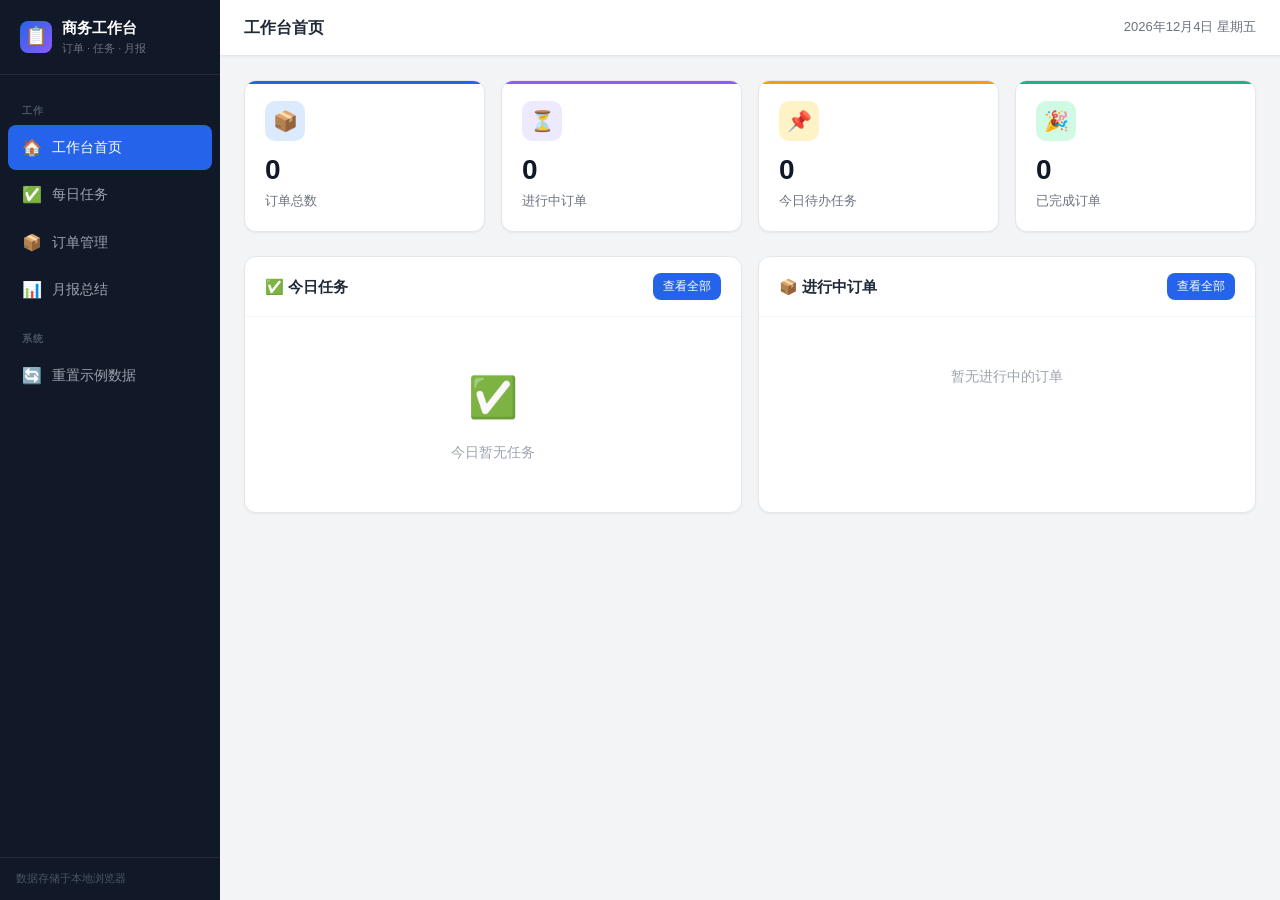
<file: workbench-single.html>
<!DOCTYPE html>
<html lang="zh-CN">
<head>
  <meta charset="UTF-8">
  <meta name="viewport" content="width=device-width, initial-scale=1.0, maximum-scale=1.0, user-scalable=no">
  <title>商务专员工作台</title>
  <meta name="apple-mobile-web-app-capable" content="yes">
  <meta name="apple-mobile-web-app-status-bar-style" content="default">
  <meta name="apple-mobile-web-app-title" content="商务工作台">
  <meta name="mobile-web-app-capable" content="yes">
  <link rel="manifest" href="manifest.json">
  <style>
/* ========== 全局变量 ========== */
:root {
  --sidebar-width: 220px;
  --header-height: 56px;
  --primary: #2563eb;
  --primary-light: #dbeafe;
  --primary-dark: #1d4ed8;
  --success: #10b981;
  --success-light: #d1fae5;
  --warning: #f59e0b;
  --warning-light: #fef3c7;
  --danger: #ef4444;
  --danger-light: #fee2e2;
  --purple: #8b5cf6;
  --purple-light: #ede9fe;
  --gray-50: #f9fafb;
  --gray-100: #f3f4f6;
  --gray-200: #e5e7eb;
  --gray-300: #d1d5db;
  --gray-400: #9ca3af;
  --gray-500: #6b7280;
  --gray-600: #4b5563;
  --gray-700: #374151;
  --gray-800: #1f2937;
  --gray-900: #111827;
  --radius: 8px;
  --radius-lg: 12px;
  --shadow-sm: 0 1px 2px rgba(0,0,0,0.05);
  --shadow: 0 1px 3px rgba(0,0,0,0.1), 0 1px 2px rgba(0,0,0,0.06);
  --shadow-md: 0 4px 6px rgba(0,0,0,0.07), 0 2px 4px rgba(0,0,0,0.06);
  --shadow-lg: 0 10px 15px rgba(0,0,0,0.1), 0 4px 6px rgba(0,0,0,0.05);
  --transition: all 0.2s ease;
}

/* ========== Reset ========== */
* { margin: 0; padding: 0; box-sizing: border-box; }
*::-webkit-scrollbar { width: 6px; height: 6px; }
*::-webkit-scrollbar-thumb { background: var(--gray-300); border-radius: 3px; }
*::-webkit-scrollbar-track { background: transparent; }

body {
  font-family: -apple-system, BlinkMacSystemFont, "Segoe UI", "PingFang SC", "Hiragino Sans GB", "Microsoft YaHei", sans-serif;
  background: var(--gray-100);
  color: var(--gray-800);
  font-size: 14px;
  line-height: 1.6;
  overflow: hidden;
  height: 100vh;
}

/* ========== 布局 ========== */
.app-layout {
  display: flex;
  height: 100vh;
}

/* ========== 侧边栏 ========== */
.sidebar {
  width: var(--sidebar-width);
  background: var(--gray-900);
  color: var(--gray-300);
  display: flex;
  flex-direction: column;
  flex-shrink: 0;
  transition: var(--transition);
}

.sidebar-header {
  padding: 16px 20px;
  border-bottom: 1px solid rgba(255,255,255,0.08);
  display: flex;
  align-items: center;
  gap: 10px;
}

.sidebar-header .logo {
  width: 32px;
  height: 32px;
  background: linear-gradient(135deg, var(--primary), var(--purple));
  border-radius: 8px;
  display: flex;
  align-items: center;
  justify-content: center;
  font-size: 18px;
  flex-shrink: 0;
}

.sidebar-header .title {
  font-size: 15px;
  font-weight: 600;
  color: #fff;
  white-space: nowrap;
}

.sidebar-header .subtitle {
  font-size: 11px;
  color: var(--gray-500);
}

.sidebar-nav {
  flex: 1;
  padding: 12px 8px;
  overflow-y: auto;
}

.nav-item {
  display: flex;
  align-items: center;
  gap: 10px;
  padding: 10px 14px;
  border-radius: var(--radius);
  cursor: pointer;
  color: var(--gray-400);
  font-size: 13.5px;
  font-weight: 500;
  transition: var(--transition);
  margin-bottom: 2px;
  user-select: none;
}

.nav-item:hover {
  background: rgba(255,255,255,0.06);
  color: #fff;
}

.nav-item.active {
  background: var(--primary);
  color: #fff;
}

.nav-item .icon {
  font-size: 16px;
  width: 20px;
  text-align: center;
  flex-shrink: 0;
}

.nav-item .badge {
  margin-left: auto;
  background: var(--danger);
  color: #fff;
  font-size: 10px;
  padding: 2px 6px;
  border-radius: 10px;
  min-width: 18px;
  text-align: center;
}

.nav-section-label {
  font-size: 10px;
  text-transform: uppercase;
  letter-spacing: 0.5px;
  color: var(--gray-600);
  padding: 16px 14px 6px;
  font-weight: 600;
}

.sidebar-footer {
  padding: 12px 16px;
  border-top: 1px solid rgba(255,255,255,0.08);
  font-size: 11px;
  color: var(--gray-600);
}

/* ========== 主内容区 ========== */
.main-content {
  flex: 1;
  display: flex;
  flex-direction: column;
  overflow: hidden;
}

.topbar {
  height: var(--header-height);
  background: #fff;
  border-bottom: 1px solid var(--gray-200);
  display: flex;
  align-items: center;
  justify-content: space-between;
  padding: 0 24px;
  flex-shrink: 0;
  box-shadow: var(--shadow-sm);
}

.topbar-title {
  font-size: 16px;
  font-weight: 600;
  color: var(--gray-800);
}

.topbar-right {
  display: flex;
  align-items: center;
  gap: 16px;
}

.topbar-date {
  font-size: 13px;
  color: var(--gray-500);
  display: flex;
  align-items: center;
  gap: 6px;
}

.btn-icon {
  width: 34px;
  height: 34px;
  border: none;
  background: var(--gray-100);
  border-radius: var(--radius);
  cursor: pointer;
  font-size: 15px;
  display: flex;
  align-items: center;
  justify-content: center;
  transition: var(--transition);
}

.btn-icon:hover {
  background: var(--gray-200);
}

.content-area {
  flex: 1;
  overflow-y: auto;
  padding: 24px;
}

/* ========== 页面通用 ========== */
.page { display: none; }
.page.active { display: block; animation: fadeIn 0.2s ease; }

@keyframes fadeIn {
  from { opacity: 0; transform: translateY(4px); }
  to { opacity: 1; transform: translateY(0); }
}

/* ========== 卡片 ========== */
.card {
  background: #fff;
  border-radius: var(--radius-lg);
  box-shadow: var(--shadow-sm);
  border: 1px solid var(--gray-200);
  overflow: hidden;
}

.card-header {
  padding: 16px 20px;
  border-bottom: 1px solid var(--gray-100);
  display: flex;
  align-items: center;
  justify-content: space-between;
}

.card-title {
  font-size: 15px;
  font-weight: 600;
  color: var(--gray-800);
  display: flex;
  align-items: center;
  gap: 8px;
}

.card-body { padding: 20px; }

/* ========== 统计卡片 ========== */
.stats-grid {
  display: grid;
  grid-template-columns: repeat(4, 1fr);
  gap: 16px;
  margin-bottom: 24px;
}

.stat-card {
  background: #fff;
  border-radius: var(--radius-lg);
  padding: 20px;
  box-shadow: var(--shadow-sm);
  border: 1px solid var(--gray-200);
  position: relative;
  overflow: hidden;
}

.stat-card::before {
  content: '';
  position: absolute;
  top: 0;
  left: 0;
  right: 0;
  height: 3px;
  background: var(--primary);
}

.stat-card.green::before { background: var(--success); }
.stat-card.purple::before { background: var(--purple); }
.stat-card.orange::before { background: var(--warning); }

.stat-icon {
  width: 40px;
  height: 40px;
  border-radius: 10px;
  display: flex;
  align-items: center;
  justify-content: center;
  font-size: 20px;
  margin-bottom: 12px;
}

.stat-icon.blue { background: var(--primary-light); color: var(--primary); }
.stat-icon.green { background: var(--success-light); color: var(--success); }
.stat-icon.purple { background: var(--purple-light); color: var(--purple); }
.stat-icon.orange { background: var(--warning-light); color: var(--warning); }

.stat-value {
  font-size: 28px;
  font-weight: 700;
  color: var(--gray-900);
  line-height: 1.2;
}

.stat-label {
  font-size: 13px;
  color: var(--gray-500);
  margin-top: 4px;
}

/* ========== 按钮 ========== */
.btn {
  display: inline-flex;
  align-items: center;
  gap: 6px;
  padding: 8px 16px;
  border-radius: var(--radius);
  border: none;
  font-size: 13px;
  font-weight: 500;
  cursor: pointer;
  transition: var(--transition);
  white-space: nowrap;
}

.btn-primary {
  background: var(--primary);
  color: #fff;
}
.btn-primary:hover { background: var(--primary-dark); }

.btn-secondary {
  background: var(--gray-100);
  color: var(--gray-700);
}
.btn-secondary:hover { background: var(--gray-200); }

.btn-danger {
  background: var(--danger);
  color: #fff;
}
.btn-danger:hover { opacity: 0.9; }

.btn-sm {
  padding: 5px 10px;
  font-size: 12px;
}

.btn-ghost {
  background: transparent;
  color: var(--gray-600);
  padding: 6px 10px;
}
.btn-ghost:hover { background: var(--gray-100); }

/* ========== 表单 ========== */
.form-group {
  margin-bottom: 16px;
}

.form-label {
  display: block;
  font-size: 13px;
  font-weight: 500;
  color: var(--gray-700);
  margin-bottom: 6px;
}

.form-input,
.form-select,
.form-textarea {
  width: 100%;
  padding: 9px 12px;
  border: 1px solid var(--gray-300);
  border-radius: var(--radius);
  font-size: 13.5px;
  color: var(--gray-800);
  background: #fff;
  transition: var(--transition);
  font-family: inherit;
}

.form-input:focus,
.form-select:focus,
.form-textarea:focus {
  outline: none;
  border-color: var(--primary);
  box-shadow: 0 0 0 3px rgba(37,99,235,0.1);
}

.form-textarea {
  resize: vertical;
  min-height: 70px;
}

.form-row {
  display: grid;
  grid-template-columns: 1fr 1fr;
  gap: 14px;
}

/* ========== 表格 ========== */
.table-wrap {
  overflow-x: auto;
}

table.data-table {
  width: 100%;
  border-collapse: collapse;
  font-size: 13px;
}

table.data-table th {
  text-align: left;
  padding: 10px 14px;
  background: var(--gray-50);
  color: var(--gray-600);
  font-weight: 600;
  font-size: 12px;
  text-transform: uppercase;
  letter-spacing: 0.3px;
  border-bottom: 1px solid var(--gray-200);
  white-space: nowrap;
}

table.data-table td {
  padding: 12px 14px;
  border-bottom: 1px solid var(--gray-100);
  color: var(--gray-700);
}

table.data-table tbody tr {
  transition: var(--transition);
  cursor: pointer;
}

table.data-table tbody tr:hover {
  background: var(--gray-50);
}

table.data-table tbody tr:last-child td {
  border-bottom: none;
}

/* ========== 标签 ========== */
.tag {
  display: inline-flex;
  align-items: center;
  gap: 4px;
  padding: 3px 10px;
  border-radius: 20px;
  font-size: 11.5px;
  font-weight: 600;
  white-space: nowrap;
}

.tag-blue { background: var(--primary-light); color: var(--primary-dark); }
.tag-green { background: var(--success-light); color: #065f46; }
.tag-purple { background: var(--purple-light); color: #5b21b6; }
.tag-orange { background: var(--warning-light); color: #92400e; }
.tag-gray { background: var(--gray-100); color: var(--gray-600); }
.tag-red { background: var(--danger-light); color: #991b1b; }

/* ========== 进度条 ========== */
.progress-bar {
  width: 100%;
  height: 6px;
  background: var(--gray-200);
  border-radius: 3px;
  overflow: hidden;
}

.progress-fill {
  height: 100%;
  background: linear-gradient(90deg, var(--primary), var(--purple));
  border-radius: 3px;
  transition: width 0.3s ease;
}

/* ========== 模态框 ========== */
.modal-overlay {
  position: fixed;
  top: 0; left: 0; right: 0; bottom: 0;
  background: rgba(0,0,0,0.4);
  display: none;
  align-items: center;
  justify-content: center;
  z-index: 1000;
  animation: fadeIn 0.15s ease;
}

.modal-overlay.show { display: flex; }

.modal {
  background: #fff;
  border-radius: var(--radius-lg);
  width: 520px;
  max-width: 90vw;
  max-height: 85vh;
  overflow-y: auto;
  box-shadow: var(--shadow-lg);
  animation: slideUp 0.2s ease;
}

@keyframes slideUp {
  from { transform: translateY(20px); opacity: 0; }
  to { transform: translateY(0); opacity: 1; }
}

.modal-header {
  padding: 18px 24px;
  border-bottom: 1px solid var(--gray-200);
  display: flex;
  align-items: center;
  justify-content: space-between;
}

.modal-title {
  font-size: 16px;
  font-weight: 600;
  color: var(--gray-800);
}

.modal-close {
  background: none;
  border: none;
  font-size: 20px;
  cursor: pointer;
  color: var(--gray-400);
  padding: 4px;
  line-height: 1;
}

.modal-close:hover { color: var(--gray-700); }

.modal-body { padding: 24px; }

.modal-footer {
  padding: 16px 24px;
  border-top: 1px solid var(--gray-200);
  display: flex;
  justify-content: flex-end;
  gap: 10px;
}

/* ========== 任务列表 ========== */
.task-item {
  display: flex;
  align-items: flex-start;
  gap: 12px;
  padding: 14px 16px;
  border-bottom: 1px solid var(--gray-100);
  transition: var(--transition);
}

.task-item:hover { background: var(--gray-50); }

.task-item:last-child { border-bottom: none; }

.task-checkbox {
  width: 20px;
  height: 20px;
  border: 2px solid var(--gray-300);
  border-radius: 6px;
  cursor: pointer;
  flex-shrink: 0;
  margin-top: 1px;
  display: flex;
  align-items: center;
  justify-content: center;
  transition: var(--transition);
}

.task-checkbox.checked {
  background: var(--success);
  border-color: var(--success);
  color: #fff;
  font-size: 12px;
}

.task-content { flex: 1; min-width: 0; }

.task-title {
  font-size: 13.5px;
  font-weight: 500;
  color: var(--gray-800);
}

.task-item.completed .task-title {
  text-decoration: line-through;
  color: var(--gray-400);
}

.task-desc {
  font-size: 12px;
  color: var(--gray-500);
  margin-top: 2px;
}

.task-meta {
  display: flex;
  align-items: center;
  gap: 8px;
  margin-top: 6px;
}

.task-actions {
  display: flex;
  gap: 4px;
  opacity: 0;
  transition: var(--transition);
}

.task-item:hover .task-actions { opacity: 1; }

/* ========== 进度流程 ========== */
.workflow-phase {
  margin-bottom: 24px;
}

.phase-header {
  display: flex;
  align-items: center;
  gap: 10px;
  margin-bottom: 12px;
}

.phase-badge {
  width: 28px;
  height: 28px;
  border-radius: 8px;
  display: flex;
  align-items: center;
  justify-content: center;
  font-size: 13px;
  font-weight: 700;
  color: #fff;
}

.phase-name {
  font-size: 15px;
  font-weight: 600;
  color: var(--gray-800);
}

.phase-line {
  flex: 1;
  height: 2px;
  background: var(--gray-200);
  margin-left: 8px;
}

.step-list {
  display: flex;
  flex-direction: column;
  gap: 2px;
  padding-left: 14px;
  border-left: 2px solid var(--gray-200);
  margin-left: 13px;
  padding-bottom: 8px;
}

.step-item {
  display: flex;
  align-items: flex-start;
  gap: 12px;
  padding: 8px 0 8px 16px;
  position: relative;
  cursor: pointer;
  border-radius: var(--radius);
  transition: var(--transition);
}

.step-item:hover { background: var(--gray-50); }

.step-item::before {
  content: '';
  position: absolute;
  left: -7px;
  top: 14px;
  width: 12px;
  height: 12px;
  border-radius: 50%;
  border: 2px solid var(--gray-300);
  background: #fff;
}

.step-item.completed::before {
  background: var(--success);
  border-color: var(--success);
}

.step-item.current::before {
  background: var(--primary);
  border-color: var(--primary);
  box-shadow: 0 0 0 4px rgba(37,99,235,0.15);
}

.step-item.skipped::before {
  background: var(--gray-300);
  border-color: var(--gray-400);
}

.step-info { flex: 1; }

.step-name {
  font-size: 13.5px;
  font-weight: 500;
  color: var(--gray-700);
}

.step-item.completed .step-name { color: var(--success); }
.step-item.current .step-name { color: var(--primary); font-weight: 600; }
.step-item.skipped .step-name { color: var(--gray-400); text-decoration: line-through; }
.step-item.skipped.optional .step-name { text-decoration: none; color: var(--gray-400); }

.step-meta {
  font-size: 11.5px;
  color: var(--gray-400);
  margin-top: 2px;
}

.step-note {
  font-size: 12px;
  color: var(--gray-500);
  margin-top: 2px;
  font-style: italic;
}

.step-optional-tag {
  font-size: 10px;
  padding: 1px 6px;
  border-radius: 4px;
  background: var(--gray-100);
  color: var(--gray-500);
  margin-left: 6px;
}

/* ========== 筛选栏 ========== */
.filter-bar {
  display: flex;
  align-items: center;
  gap: 12px;
  margin-bottom: 16px;
  flex-wrap: wrap;
}

.filter-bar .form-input,
.filter-bar .form-select {
  width: auto;
  min-width: 160px;
}

.search-box {
  position: relative;
  flex: 1;
  min-width: 200px;
  max-width: 320px;
}

.search-box input {
  width: 100%;
  padding: 8px 12px 8px 34px;
  border: 1px solid var(--gray-300);
  border-radius: var(--radius);
  font-size: 13px;
}

.search-box input:focus {
  outline: none;
  border-color: var(--primary);
  box-shadow: 0 0 0 3px rgba(37,99,235,0.1);
}

.search-box .search-icon {
  position: absolute;
  left: 10px;
  top: 50%;
  transform: translateY(-50%);
  color: var(--gray-400);
  font-size: 14px;
}

/* ========== 空状态 ========== */
empty-state, .empty-state {
  text-align: center;
  padding: 48px 20px;
  color: var(--gray-400);
}

.empty-state .icon {
  font-size: 40px;
  margin-bottom: 12px;
}

.empty-state .text {
  font-size: 14px;
}

/* ========== 月报 ========== */
.report-section {
  margin-bottom: 28px;
}

.report-section-title {
  font-size: 16px;
  font-weight: 600;
  color: var(--gray-800);
  margin-bottom: 14px;
  padding-bottom: 8px;
  border-bottom: 2px solid var(--gray-200);
  display: flex;
  align-items: center;
  gap: 8px;
}

.report-stat-row {
  display: grid;
  grid-template-columns: repeat(3, 1fr);
  gap: 14px;
  margin-bottom: 16px;
}

.report-stat {
  background: var(--gray-50);
  border-radius: var(--radius);
  padding: 16px;
  text-align: center;
  border: 1px solid var(--gray-200);
}

.report-stat-value {
  font-size: 24px;
  font-weight: 700;
  color: var(--gray-900);
}

.report-stat-label {
  font-size: 12px;
  color: var(--gray-500);
  margin-top: 4px;
}

.report-chart {
  display: flex;
  align-items: flex-end;
  gap: 12px;
  height: 160px;
  padding: 16px 0;
  border-bottom: 1px solid var(--gray-200);
}

.chart-bar-group {
  flex: 1;
  display: flex;
  flex-direction: column;
  align-items: center;
  gap: 6px;
  height: 100%;
  justify-content: flex-end;
}

.chart-bar {
  width: 60%;
  max-width: 48px;
  border-radius: 4px 4px 0 0;
  transition: height 0.4s ease;
  min-height: 2px;
  position: relative;
}

.chart-bar-label {
  font-size: 11px;
  color: var(--gray-500);
}

.chart-bar-value {
  font-size: 11px;
  font-weight: 600;
  color: var(--gray-700);
  position: absolute;
  top: -18px;
  left: 50%;
  transform: translateX(-50%);
}

/* ========== 订单详情 ========== */
.order-detail-header {
  display: flex;
  align-items: flex-start;
  justify-content: space-between;
  margin-bottom: 24px;
}

.order-detail-info {
  display: grid;
  grid-template-columns: repeat(3, 1fr);
  gap: 16px;
  margin-bottom: 24px;
}

.detail-field {
  display: flex;
  flex-direction: column;
}

.detail-label {
  font-size: 12px;
  color: var(--gray-400);
  margin-bottom: 2px;
}

.detail-value {
  font-size: 14px;
  font-weight: 500;
  color: var(--gray-800);
}

/* ========== Toast ========== */
.toast {
  position: fixed;
  bottom: 24px;
  right: 24px;
  background: var(--gray-900);
  color: #fff;
  padding: 12px 20px;
  border-radius: var(--radius);
  font-size: 13px;
  box-shadow: var(--shadow-lg);
  z-index: 2000;
  display: flex;
  align-items: center;
  gap: 8px;
  animation: toastIn 0.2s ease;
}

@keyframes toastIn {
  from { transform: translateY(20px); opacity: 0; }
  to { transform: translateY(0); opacity: 1; }
}

.toast.success { background: var(--success); }
.toast.error { background: var(--danger); }

/* ========== 响应式 ========== */
@media (max-width: 1024px) {
  .stats-grid { grid-template-columns: repeat(2, 1fr); }
  .report-stat-row { grid-template-columns: repeat(3, 1fr); }
  .order-detail-info { grid-template-columns: repeat(2, 1fr); }
}

@media (max-width: 768px) {
  /* 侧边栏折叠 */
  .sidebar {
    width: 52px;
    overflow: hidden;
  }
  .sidebar-header {
    padding: 12px 8px;
    justify-content: center;
  }
  .sidebar-header .title,
  .sidebar-header .subtitle,
  .sidebar-footer { display: none; }
  .nav-item {
    justify-content: center;
    padding: 12px 8px;
    font-size: 12px;
  }
  .nav-item span:not(.icon) { display: none; }
  .nav-item .badge {
    position: absolute;
    top: 4px;
    right: 4px;
    font-size: 9px;
    padding: 1px 4px;
    min-width: 14px;
  }
  .nav-item { position: relative; }
  .nav-section-label { display: none; }

  /* 顶部栏 */
  .topbar {
    padding: 0 12px;
    height: 48px;
  }
  .topbar-title { font-size: 14px; }
  .topbar-right { gap: 8px; }
  .topbar-date { font-size: 11px; }

  /* 内容区 */
  .content-area { padding: 12px; }

  /* 统计卡片 */
  .stats-grid {
    grid-template-columns: repeat(2, 1fr);
    gap: 10px;
  }
  .stat-card { padding: 14px; }
  .stat-value { font-size: 22px; }
  .stat-label { font-size: 11px; }
  .stat-icon { width: 32px; height: 32px; font-size: 16px; margin-bottom: 8px; }

  /* 仪表盘双列 */
  #page-dashboard > div[style*="grid-template-columns:1fr 1fr"] {
    grid-template-columns: 1fr !important;
  }

  /* 表单 */
  .form-row { grid-template-columns: 1fr; gap: 10px; }
  .form-input, .form-select { font-size: 16px; padding: 10px 12px; }
  .form-textarea { font-size: 16px; min-height: 60px; }

  /* 按钮 */
  .btn { padding: 8px 14px; font-size: 13px; }
  .btn-sm { padding: 6px 10px; font-size: 12px; }

  /* 筛选栏 */
  .filter-bar {
    flex-direction: column;
    align-items: stretch;
    gap: 8px;
  }
  .filter-bar .form-input,
  .filter-bar .form-select {
    width: 100%;
    min-width: auto;
  }
  .search-box { max-width: none; }

  /* 表格 - 移动端卡片式 */
  table.data-table thead { display: none; }
  table.data-table tbody tr {
    display: block;
    border-bottom: 1px solid var(--gray-200);
    padding: 12px;
    margin-bottom: 8px;
    background: #fff;
    border-radius: var(--radius);
    box-shadow: var(--shadow-sm);
  }
  table.data-table tbody tr td {
    display: flex;
    justify-content: space-between;
    align-items: center;
    padding: 6px 0;
    border-bottom: none;
    font-size: 12.5px;
  }
  table.data-table tbody tr td:first-child { font-weight: 600; }
  table.data-table tbody tr td::before {
    content: attr(data-label);
    font-size: 11px;
    color: var(--gray-400);
    font-weight: 500;
    min-width: 70px;
  }

  /* 订单详情 */
  .order-detail-info {
    grid-template-columns: 1fr 1fr;
    gap: 10px;
  }
  .detail-value { font-size: 13px; }

  /* 步骤 */
  .step-item {
    padding: 10px 0 10px 12px;
    gap: 8px;
  }
  .step-name { font-size: 12.5px; }
  .step-item .btn { font-size: 11px; padding: 4px 8px; }

  /* 月报 */
  .report-stat-row {
    grid-template-columns: repeat(3, 1fr);
    gap: 8px;
  }
  .report-stat { padding: 12px 8px; }
  .report-stat-value { font-size: 20px; }
  .report-stat-label { font-size: 11px; }

  /* 图表 */
  .report-chart { height: 120px; gap: 8px; }
  .chart-bar { width: 50%; }

  /* 模态框 */
  .modal {
    width: 95vw;
    max-height: 90vh;
    border-radius: var(--radius-lg) var(--radius-lg) 0 0;
    margin-top: auto;
  }
  .modal-header { padding: 14px 16px; }
  .modal-body { padding: 16px; }
  .modal-footer { padding: 12px 16px; flex-wrap: wrap; }
  .modal-footer .btn { flex: 1; min-width: 80px; }

  /* 任务项 */
  .task-item { padding: 12px; }
  .task-checkbox {
    width: 24px; height: 24px;
    border-radius: 50%;
  }
  .task-actions {
    opacity: 1;
    flex-direction: column;
  }
  .task-actions .btn-icon {
    width: 28px;
    height: 28px;
  }

  /* Toast */
  .toast {
    left: 12px;
    right: 12px;
    bottom: 12px;
    text-align: center;
    justify-content: center;
  }

  /* 卡片 */
  .card-header { padding: 12px 14px; }
  .card-body { padding: 14px; }
  .card-title { font-size: 14px; }

  /* 订单详情按钮 */
  #page-order-detail > div:first-child {
    flex-wrap: wrap;
    gap: 8px;
  }
  #page-order-detail > div:first-child .btn {
    flex: 1;
    text-align: center;
    justify-content: center;
  }
}

/* 小屏手机 (<480px) */
@media (max-width: 480px) {
  .sidebar { width: 44px; }
  .nav-item { padding: 10px 6px; }
  .nav-item .icon { font-size: 14px; }

  .stats-grid { grid-template-columns: 1fr 1fr; gap: 8px; }
  .stat-card { padding: 10px; }
  .stat-value { font-size: 18px; }
  .stat-icon { width: 28px; height: 28px; }

  .topbar { height: 44px; padding: 0 10px; }
  .topbar-title { font-size: 13px; }
  .content-area { padding: 8px; }

  .report-stat-row {
    grid-template-columns: repeat(2, 1fr);
  }
}

</style>
</head>
<body>
<div class="app-layout">

  <!-- ========== 侧边栏 ========== -->
  <aside class="sidebar">
    <div class="sidebar-header">
      <div class="logo">📋</div>
      <div>
        <div class="title">商务工作台</div>
        <div class="subtitle">订单 · 任务 · 月报</div>
      </div>
    </div>
    <nav class="sidebar-nav">
      <div class="nav-section-label">工作</div>
      <div class="nav-item active" data-page="dashboard">
        <span class="icon">🏠</span>
        <span>工作台首页</span>
      </div>
      <div class="nav-item" data-page="tasks">
        <span class="icon">✅</span>
        <span>每日任务</span>
        <span class="badge" id="nav-task-badge">0</span>
      </div>
      <div class="nav-item" data-page="orders">
        <span class="icon">📦</span>
        <span>订单管理</span>
      </div>
      <div class="nav-item" data-page="report">
        <span class="icon">📊</span>
        <span>月报总结</span>
      </div>
      <div class="nav-section-label">系统</div>
      <div class="nav-item" id="btn-reset-data">
        <span class="icon">🔄</span>
        <span>重置示例数据</span>
      </div>
    </nav>
    <div class="sidebar-footer">
      数据存储于本地浏览器
    </div>
  </aside>

  <!-- ========== 主内容区 ========== -->
  <main class="main-content">
    <header class="topbar">
      <div class="topbar-title" id="topbar-title">工作台首页</div>
      <div class="topbar-right">
        <div class="topbar-date" id="topbar-date">📅</div>
      </div>
    </header>

    <div class="content-area">

      <!-- ===== 首页 ===== -->
      <div class="page active" id="page-dashboard">
        <!-- 统计卡片 -->
        <div class="stats-grid">
          <div class="stat-card">
            <div class="stat-icon blue">📦</div>
            <div class="stat-value" id="dash-total-orders">0</div>
            <div class="stat-label">订单总数</div>
          </div>
          <div class="stat-card purple">
            <div class="stat-icon purple">⏳</div>
            <div class="stat-value" id="dash-in-progress">0</div>
            <div class="stat-label">进行中订单</div>
          </div>
          <div class="stat-card orange">
            <div class="stat-icon orange">📌</div>
            <div class="stat-value" id="dash-today-tasks">0</div>
            <div class="stat-label">今日待办任务</div>
          </div>
          <div class="stat-card green">
            <div class="stat-icon green">🎉</div>
            <div class="stat-value" id="dash-completed-orders">0</div>
            <div class="stat-label">已完成订单</div>
          </div>
        </div>

        <div style="display:grid;grid-template-columns:1fr 1fr;gap:16px">
          <!-- 今日任务 -->
          <div class="card">
            <div class="card-header">
              <div class="card-title">✅ 今日任务</div>
              <button class="btn btn-sm btn-primary" onclick="App.toggleTask;document.querySelector('.nav-item[data-page=tasks]').click()">查看全部</button>
            </div>
            <div class="card-body" style="padding:0" id="dash-tasks"></div>
          </div>

          <!-- 订单概览 -->
          <div class="card">
            <div class="card-header">
              <div class="card-title">📦 进行中订单</div>
              <button class="btn btn-sm btn-primary" onclick="document.querySelector('.nav-item[data-page=orders]').click()">查看全部</button>
            </div>
            <div class="card-body" style="padding:0" id="dash-orders"></div>
          </div>
        </div>
      </div>

      <!-- ===== 每日任务 ===== -->
      <div class="page" id="page-tasks">
        <div class="card" style="margin-bottom:16px">
          <div class="card-header">
            <div class="card-title">✅ 任务管理</div>
            <div style="display:flex;align-items:center;gap:10px">
              <input type="date" class="form-input" id="task-date-input" style="width:auto">
              <button class="btn btn-primary" id="btn-add-task">+ 新增任务</button>
            </div>
          </div>
          <div class="card-body" style="padding:12px 20px;display:flex;gap:20px;border-bottom:1px solid var(--gray-100)">
            <div style="display:flex;align-items:center;gap:6px">
              <span style="font-size:24px;font-weight:700;color:var(--danger)" id="task-count-pending">0</span>
              <span style="font-size:12px;color:var(--gray-500)">待办</span>
            </div>
            <div style="display:flex;align-items:center;gap:6px">
              <span style="font-size:24px;font-weight:700;color:var(--success)" id="task-count-done">0</span>
              <span style="font-size:12px;color:var(--gray-500)">已完成</span>
            </div>
            <div style="display:flex;align-items:center;gap:6px">
              <span style="font-size:24px;font-weight:700;color:var(--gray-700)" id="task-count-total">0</span>
              <span style="font-size:12px;color:var(--gray-500)">合计</span>
            </div>
          </div>
          <div class="card-body" style="padding:0" id="task-list"></div>
        </div>
      </div>

      <!-- ===== 订单管理 ===== -->
      <div class="page" id="page-orders">
        <div class="card">
          <div class="card-header">
            <div class="card-title">
              📦 订单管理
              <span style="font-size:13px;font-weight:400;color:var(--gray-400);margin-left:8px">共 <span id="order-count">0</span> 条</span>
            </div>
            <button class="btn btn-primary" id="btn-add-order">+ 新增订单</button>
          </div>
          <div class="card-body" style="padding-bottom:0">
            <div class="filter-bar">
              <div class="search-box">
                <span class="search-icon">🔍</span>
                <input type="text" id="order-search" placeholder="搜索订单号 / 项目名 / 客户名">
              </div>
              <select class="form-select" id="order-filter-sp" style="width:auto">
                <option value="">全部销售员</option>
              </select>
              <select class="form-select" id="order-filter-phase" style="width:auto">
                <option value="">全部阶段</option>
                <option value="前期评审环节">前期评审环节</option>
                <option value="下单环节">下单环节</option>
                <option value="发货环节">发货环节</option>
                <option value="已完成">已完成</option>
              </select>
            </div>
          </div>
          <div class="table-wrap">
            <table class="data-table">
              <thead>
                <tr>
                  <th>订单号</th>
                  <th>项目名称</th>
                  <th>客户</th>
                  <th>销售员</th>
                  <th>当前阶段</th>
                  <th>进度</th>
                  <th style="text-align:right">合同金额</th>
                </tr>
              </thead>
              <tbody id="order-tbody"></tbody>
            </table>
          </div>
        </div>
      </div>

      <!-- ===== 订单详情 ===== -->
      <div class="page" id="page-order-detail">
        <div style="display:flex;align-items:center;gap:12px;margin-bottom:20px">
          <button class="btn btn-secondary" id="btn-back-orders">← 返回列表</button>
          <button class="btn btn-secondary" id="btn-edit-order">✎ 编辑订单</button>
          <button class="btn btn-danger" id="btn-delete-order">🗑 删除</button>
        </div>

        <div class="card" style="margin-bottom:20px">
          <div class="card-body">
            <div style="display:flex;justify-content:space-between;align-items:flex-start;margin-bottom:20px">
              <div>
                <div style="font-size:20px;font-weight:700;color:var(--gray-900)" id="detail-project-name"></div>
                <div style="font-size:14px;color:var(--gray-500);margin-top:4px" id="detail-order-number"></div>
              </div>
              <div id="detail-phase"></div>
            </div>
            <div class="order-detail-info">
              <div class="detail-field">
                <span class="detail-label">客户名称</span>
                <span class="detail-value" id="detail-customer"></span>
              </div>
              <div class="detail-field">
                <span class="detail-label">销售员</span>
                <span class="detail-value" id="detail-salesperson"></span>
              </div>
              <div class="detail-field">
                <span class="detail-label">方案号</span>
                <span class="detail-value" id="detail-proposal-number"></span>
              </div>
              <div class="detail-field">
                <span class="detail-label">合同金额</span>
                <span class="detail-value" id="detail-amount"></span>
              </div>
              <div class="detail-field">
                <span class="detail-label">创建日期</span>
                <span class="detail-value" id="detail-created"></span>
              </div>
              <div class="detail-field">
                <span class="detail-label">备注</span>
                <span class="detail-value" id="detail-remark"></span>
              </div>
            </div>
            <div style="margin-top:8px">
              <span class="detail-label">完成进度</span>
              <div style="margin-top:6px" id="detail-progress"></div>
            </div>
          </div>
        </div>

        <div class="card">
          <div class="card-header">
            <div class="card-title">📍 订单进度流程</div>
          </div>
          <div class="card-body" id="detail-workflow"></div>
        </div>
      </div>

      <!-- ===== 月报总结 ===== -->
      <div class="page" id="page-report">
        <div class="card" style="margin-bottom:16px">
          <div class="card-header">
            <div class="card-title">📊 月报总结</div>
            <div style="display:flex;align-items:center;gap:8px">
              <select class="form-select" id="report-year" style="width:auto">
                <option value="2025">2025年</option>
                <option value="2026" selected>2026年</option>
              </select>
              <select class="form-select" id="report-month" style="width:auto">
                <option value="1">1月</option><option value="2">2月</option><option value="3">3月</option>
                <option value="4">4月</option><option value="5">5月</option><option value="6">6月</option>
                <option value="7" selected>7月</option><option value="8">8月</option><option value="9">9月</option>
                <option value="10">10月</option><option value="11">11月</option><option value="12">12月</option>
              </select>
              <button class="btn btn-primary" id="btn-generate-report">生成月报</button>
            </div>
          </div>
          <div class="card-body">
            <div class="report-stat-row">
              <div class="report-stat">
                <div class="report-stat-value" id="report-month-orders">0</div>
                <div class="report-stat-label">本月新增订单</div>
              </div>
              <div class="report-stat">
                <div class="report-stat-value" id="report-month-amount">¥0</div>
                <div class="report-stat-label">本月合同金额</div>
              </div>
              <div class="report-stat">
                <div class="report-stat-value" id="report-task-rate">0%</div>
                <div class="report-stat-label">本月任务完成率</div>
              </div>
            </div>
            <div class="report-stat-row">
              <div class="report-stat">
                <div class="report-stat-value" id="report-total-orders">0</div>
                <div class="report-stat-label">累计订单总数</div>
              </div>
              <div class="report-stat">
                <div class="report-stat-value" id="report-completed-orders">0</div>
                <div class="report-stat-label">已完成订单</div>
              </div>
              <div class="report-stat">
                <div class="report-stat-value" id="report-in-progress">0</div>
                <div class="report-stat-label">进行中订单</div>
              </div>
            </div>
            <div class="report-stat-row">
              <div class="report-stat">
                <div class="report-stat-value" id="report-total-amount">¥0</div>
                <div class="report-stat-label">累计合同金额</div>
              </div>
              <div class="report-stat">
                <div class="report-stat-value" id="report-task-done">0</div>
                <div class="report-stat-label">本月完成任务</div>
              </div>
              <div class="report-stat">
                <div class="report-stat-value" id="report-task-total">0</div>
                <div class="report-stat-label">本月任务总数</div>
              </div>
            </div>
          </div>
        </div>

        <div style="display:grid;grid-template-columns:1fr 1fr;gap:16px;margin-bottom:16px">
          <div class="card">
            <div class="card-header"><div class="card-title">📈 订单阶段分布</div></div>
            <div class="card-body">
              <div class="report-chart" id="report-chart"></div>
            </div>
          </div>
          <div class="card">
            <div class="card-header"><div class="card-title">📉 近6个月订单趋势</div></div>
            <div class="card-body">
              <div class="report-chart" id="report-trend"></div>
            </div>
          </div>
        </div>

        <div class="card" style="margin-bottom:16px">
          <div class="card-header"><div class="card-title">👥 按销售员统计</div></div>
          <div class="table-wrap">
            <table class="data-table">
              <thead>
                <tr>
                  <th>销售员</th>
                  <th>订单总数</th>
                  <th>已完成</th>
                  <th>进行中</th>
                  <th style="text-align:right">合同金额</th>
                </tr>
              </thead>
              <tbody id="report-sp-tbody"></tbody>
            </table>
          </div>
        </div>

        <div class="card">
          <div class="card-header"><div class="card-title">📝 月报总结</div></div>
          <div class="card-body">
            <p id="report-summary" style="font-size:14px;line-height:1.8;color:var(--gray-700)"></p>
          </div>
        </div>
      </div>

    </div>
  </main>
</div>

<!-- ========== 模态框: 步骤更新 ========== -->
<div class="modal-overlay" id="step-modal">
  <div class="modal">
    <div class="modal-header">
      <div class="modal-title" id="step-modal-title">更新步骤</div>
      <button class="modal-close" onclick="document.getElementById('step-modal').classList.remove('show')">&times;</button>
    </div>
    <div class="modal-body">
      <div class="form-group">
        <label class="form-label">步骤说明</label>
        <div style="font-size:13px;color:var(--gray-500);padding:8px 12px;background:var(--gray-50);border-radius:6px" id="step-modal-desc"></div>
      </div>
      <div class="form-row">
        <div class="form-group">
          <label class="form-label">状态</label>
          <select class="form-select" id="step-status"></select>
        </div>
        <div class="form-group">
          <label class="form-label">完成日期</label>
          <input type="date" class="form-input" id="step-date">
        </div>
      </div>
      <div class="form-group">
        <label class="form-label">备注</label>
        <textarea class="form-textarea" id="step-note" placeholder="填写备注信息..."></textarea>
      </div>
    </div>
    <div class="modal-footer">
      <button class="btn btn-secondary" onclick="document.getElementById('step-modal').classList.remove('show')">取消</button>
      <button class="btn btn-primary" id="btn-save-step">确认更新</button>
    </div>
  </div>
</div>

<!-- ========== 模态框: 新增/编辑订单 ========== -->
<div class="modal-overlay" id="order-modal">
  <div class="modal">
    <div class="modal-header">
      <div class="modal-title" id="order-modal-title">新增订单</div>
      <button class="modal-close" onclick="document.getElementById('order-modal').classList.remove('show')">&times;</button>
    </div>
    <div class="modal-body">
      <input type="hidden" id="order-form-id">
      <div class="form-row">
        <div class="form-group">
          <label class="form-label">订单号 *</label>
          <input type="text" class="form-input" id="order-number" placeholder="如 DD202607001">
        </div>
        <div class="form-group">
          <label class="form-label">销售员 *</label>
          <input type="text" class="form-input" id="order-salesperson" placeholder="如 张伟">
        </div>
      </div>
      <div class="form-group">
        <label class="form-label">项目名称 *</label>
        <input type="text" class="form-input" id="order-project-name" placeholder="如 智慧园区安防系统">
      </div>
      <div class="form-group">
        <label class="form-label">客户名称 *</label>
        <input type="text" class="form-input" id="order-customer" placeholder="如 深圳市科创科技有限公司">
      </div>
      <div class="form-row">
        <div class="form-group">
          <label class="form-label">方案号</label>
          <input type="text" class="form-input" id="order-proposal-number" placeholder="如 FA202607001">
        </div>
        <div class="form-group">
          <label class="form-label">合同金额</label>
          <input type="number" class="form-input" id="order-amount" placeholder="如 580000">
        </div>
      </div>
      <div class="form-group">
        <label class="form-label">备注</label>
        <textarea class="form-textarea" id="order-remark" placeholder="备注信息..."></textarea>
      </div>
    </div>
    <div class="modal-footer">
      <button class="btn btn-secondary" onclick="document.getElementById('order-modal').classList.remove('show')">取消</button>
      <button class="btn btn-primary" id="btn-save-order">保存</button>
    </div>
  </div>
</div>

<!-- ========== 模态框: 新增/编辑任务 ========== -->
<div class="modal-overlay" id="task-modal">
  <div class="modal">
    <div class="modal-header">
      <div class="modal-title" id="task-modal-title">新增任务</div>
      <button class="modal-close" onclick="document.getElementById('task-modal').classList.remove('show')">&times;</button>
    </div>
    <div class="modal-body">
      <div class="form-group">
        <label class="form-label">任务标题 *</label>
        <input type="text" class="form-input" id="task-title" placeholder="如 跟进DD202607001订单U8录入">
      </div>
      <div class="form-group">
        <label class="form-label">任务描述</label>
        <textarea class="form-textarea" id="task-description" placeholder="任务详细描述..."></textarea>
      </div>
      <div class="form-row">
        <div class="form-group">
          <label class="form-label">日期 *</label>
          <input type="date" class="form-input" id="task-date">
        </div>
        <div class="form-group">
          <label class="form-label">优先级</label>
          <select class="form-select" id="task-priority">
            <option value="high">高优先</option>
            <option value="medium" selected>中优先</option>
            <option value="low">低优先</option>
          </select>
        </div>
      </div>
      <div class="form-group">
        <label class="form-label">关联订单</label>
        <select class="form-select" id="task-related-order"></select>
      </div>
    </div>
    <div class="modal-footer">
      <button class="btn btn-secondary" onclick="document.getElementById('task-modal').classList.remove('show')">取消</button>
      <button class="btn btn-primary" id="btn-save-task">保存</button>
    </div>
  </div>
</div>

<script>
/**
 * 数据存储层 - 使用 localStorage 持久化
 * 管理订单、任务、月报数据
 */

// ========== 订单流程定义 ==========
const WORKFLOW = {
  phases: [
    {
      id: 'review',
      name: '前期评审环节',
      color: '#3b82f6',
      steps: [
        { key: 'project_init', name: '立项（取方案号）', required: true, desc: '项目立项，获取方案编号' },
        { key: 'bid_review', name: '标书评审', required: false, desc: '标书评审（部分项目无标书可跳过）' },
        { key: 'bid_stamp', name: '标书盖章', required: false, desc: '标书盖章（无标书则跳过）' },
        { key: 'contract_biz', name: '合同评审-商务评审', required: true, desc: '合同商务条款评审' },
        { key: 'contract_tech', name: '合同评审-技术评审', required: true, desc: '合同技术条款评审' },
        { key: 'contract_stamp', name: '合同盖章', required: true, desc: '合同盖章确认' },
      ]
    },
    {
      id: 'order',
      name: '下单环节',
      color: '#8b5cf6',
      steps: [
        { key: 'make_production_order', name: '制作生产订单', required: true, desc: '制作生产订单文件' },
        { key: 'order_meeting', name: '召开新订单沟通会', required: true, desc: '组织召开新订单沟通会议' },
        { key: 'send_minutes', name: '发送纪要（邮件）', required: true, desc: '会议结束后发送会议纪要邮件' },
        { key: 'place_order', name: '取订单号下单', required: true, desc: '找技术部签名后发下单通知邮件' },
        { key: 'u8_add_inventory', name: 'U8系统新增存货', required: true, desc: '在U8系统中新增存货档案' },
        { key: 'u8_add_sales_order', name: 'U8系统新增销售订单', required: true, desc: '存货审核通过后在U8新增销售订单' },
        { key: 'order_change_notice', name: '订单变更通知', required: false, desc: '如有变更则发送变更通知' },
        { key: 'u8_change_inventory', name: 'U8系统变更存货', required: false, desc: '如变更大项则在U8变更存货' },
        { key: 'fat', name: 'FAT', required: false, desc: '如需进行FAT验收' },
      ]
    },
    {
      id: 'shipping',
      name: '发货环节',
      color: '#10b981',
      steps: [
        { key: 'make_shipping_order', name: '制作发货单', required: true, desc: '制作发货单据' },
        { key: 'shipping_notice', name: '发货通知', required: true, desc: '发送发货通知' },
        { key: 'u8_shipping', name: 'U8系统发货', required: true, desc: '在U8系统中完成发货操作' },
      ]
    }
  ]
};

// 获取所有步骤的扁平列表
const ALL_STEPS = WORKFLOW.phases.flatMap(p => p.steps.map(s => ({ ...s, phaseId: p.id, phaseName: p.name, phaseColor: p.color })));

// 步骤key到名称的映射
const STEP_MAP = {};
ALL_STEPS.forEach(s => { STEP_MAP[s.key] = s; });

// ========== 示例数据 ==========
const SAMPLE_ORDERS = [
  {
    id: 'ord_001',
    orderNumber: 'DD202607001',
    projectName: '智慧园区安防系统',
    customer: '深圳市科创科技有限公司',
    salesperson: '张伟',
    proposalNumber: 'FA202607001',
    contractAmount: 580000,
    createdAt: '2026-06-15',
    remark: '重点项目，需加快进度',
    steps: {
      'project_init': { status: 'completed', date: '2026-06-15', note: '方案号FA202607001' },
      'bid_review': { status: 'completed', date: '2026-06-18', note: '标书评审通过' },
      'bid_stamp': { status: 'completed', date: '2026-06-20', note: '' },
      'contract_biz': { status: 'completed', date: '2026-06-25', note: '商务条款确认' },
      'contract_tech': { status: 'completed', date: '2026-06-27', note: '技术参数确认' },
      'contract_stamp': { status: 'completed', date: '2026-06-30', note: '' },
      'make_production_order': { status: 'completed', date: '2026-07-02', note: '' },
      'order_meeting': { status: 'completed', date: '2026-07-05', note: '参会人员齐' },
      'send_minutes': { status: 'completed', date: '2026-07-05', note: '已发邮件' },
      'place_order': { status: 'completed', date: '2026-07-08', note: '技术部已签' },
      'u8_add_inventory': { status: 'completed', date: '2026-07-10', note: '' },
      'u8_add_sales_order': { status: 'current', date: '', note: '等待存货审核' },
      'order_change_notice': { status: 'pending', date: '', note: '' },
      'u8_change_inventory': { status: 'pending', date: '', note: '' },
      'fat': { status: 'pending', date: '', note: '' },
      'make_shipping_order': { status: 'pending', date: '', note: '' },
      'shipping_notice': { status: 'pending', date: '', note: '' },
      'u8_shipping': { status: 'pending', date: '', note: '' },
    }
  },
  {
    id: 'ord_002',
    orderNumber: 'DD202607002',
    projectName: '工业自动化产线改造',
    customer: '广州精密制造有限公司',
    salesperson: '李娜',
    proposalNumber: 'FA202607002',
    contractAmount: 1200000,
    createdAt: '2026-07-01',
    remark: '',
    steps: {
      'project_init': { status: 'completed', date: '2026-07-01', note: '' },
      'bid_review': { status: 'skipped', date: '', note: '无标书' },
      'bid_stamp': { status: 'skipped', date: '', note: '无标书' },
      'contract_biz': { status: 'completed', date: '2026-07-05', note: '' },
      'contract_tech': { status: 'current', date: '', note: '技术评审中' },
      'contract_stamp': { status: 'pending', date: '', note: '' },
      'make_production_order': { status: 'pending', date: '', note: '' },
      'order_meeting': { status: 'pending', date: '', note: '' },
      'send_minutes': { status: 'pending', date: '', note: '' },
      'place_order': { status: 'pending', date: '', note: '' },
      'u8_add_inventory': { status: 'pending', date: '', note: '' },
      'u8_add_sales_order': { status: 'pending', date: '', note: '' },
      'order_change_notice': { status: 'pending', date: '', note: '' },
      'u8_change_inventory': { status: 'pending', date: '', note: '' },
      'fat': { status: 'pending', date: '', note: '' },
      'make_shipping_order': { status: 'pending', date: '', note: '' },
      'shipping_notice': { status: 'pending', date: '', note: '' },
      'u8_shipping': { status: 'pending', date: '', note: '' },
    }
  },
  {
    id: 'ord_003',
    orderNumber: 'DD202607003',
    projectName: '数据中心机房建设',
    customer: '北京云服务股份有限公司',
    salesperson: '张伟',
    proposalNumber: 'FA202607003',
    contractAmount: 850000,
    createdAt: '2026-07-10',
    remark: '客户催促尽快发货',
    steps: {
      'project_init': { status: 'completed', date: '2026-07-10', note: '' },
      'bid_review': { status: 'completed', date: '2026-07-12', note: '' },
      'bid_stamp': { status: 'completed', date: '2026-07-13', note: '' },
      'contract_biz': { status: 'completed', date: '2026-07-15', note: '' },
      'contract_tech': { status: 'completed', date: '2026-07-16', note: '' },
      'contract_stamp': { status: 'completed', date: '2026-07-18', note: '' },
      'make_production_order': { status: 'completed', date: '2026-07-20', note: '' },
      'order_meeting': { status: 'completed', date: '2026-07-22', note: '' },
      'send_minutes': { status: 'completed', date: '2026-07-22', note: '' },
      'place_order': { status: 'completed', date: '2026-07-24', note: '' },
      'u8_add_inventory': { status: 'completed', date: '2026-07-25', note: '' },
      'u8_add_sales_order': { status: 'completed', date: '2026-07-26', note: '' },
      'order_change_notice': { status: 'completed', date: '2026-07-27', note: '数量微调' },
      'u8_change_inventory': { status: 'pending', date: '', note: '' },
      'fat': { status: 'current', date: '', note: '安排FAT验收中' },
      'make_shipping_order': { status: 'pending', date: '', note: '' },
      'shipping_notice': { status: 'pending', date: '', note: '' },
      'u8_shipping': { status: 'pending', date: '', note: '' },
    }
  },
  {
    id: 'ord_004',
    orderNumber: 'DD202606018',
    projectName: '智能仓储管理系统',
    customer: '上海物流集团',
    salesperson: '王强',
    proposalNumber: 'FA202606018',
    contractAmount: 430000,
    createdAt: '2026-06-05',
    remark: '已全部完成',
    steps: {
      'project_init': { status: 'completed', date: '2026-06-05', note: '' },
      'bid_review': { status: 'completed', date: '2026-06-08', note: '' },
      'bid_stamp': { status: 'completed', date: '2026-06-09', note: '' },
      'contract_biz': { status: 'completed', date: '2026-06-12', note: '' },
      'contract_tech': { status: 'completed', date: '2026-06-13', note: '' },
      'contract_stamp': { status: 'completed', date: '2026-06-15', note: '' },
      'make_production_order': { status: 'completed', date: '2026-06-18', note: '' },
      'order_meeting': { status: 'completed', date: '2026-06-20', note: '' },
      'send_minutes': { status: 'completed', date: '2026-06-20', note: '' },
      'place_order': { status: 'completed', date: '2026-06-22', note: '' },
      'u8_add_inventory': { status: 'completed', date: '2026-06-24', note: '' },
      'u8_add_sales_order': { status: 'completed', date: '2026-06-25', note: '' },
      'order_change_notice': { status: 'skipped', date: '', note: '无变更' },
      'u8_change_inventory': { status: 'skipped', date: '', note: '无变更' },
      'fat': { status: 'skipped', date: '', note: '无需FAT' },
      'make_shipping_order': { status: 'completed', date: '2026-06-28', note: '' },
      'shipping_notice': { status: 'completed', date: '2026-06-29', note: '' },
      'u8_shipping': { status: 'completed', date: '2026-06-30', note: '' },
    }
  },
];

const SAMPLE_TASKS = [
  { id: 'task_001', title: '跟进DD202607001订单U8销售订单录入', description: '等待存货审核通过后录入销售订单', date: '2026-07-28', priority: 'high', completed: false, relatedOrder: 'ord_001' },
  { id: 'task_002', title: '准备DD202607002合同技术评审材料', description: '整理技术参数清单提交技术部评审', date: '2026-07-28', priority: 'high', completed: false, relatedOrder: 'ord_002' },
  { id: 'task_003', title: '联系客户确认FAT验收时间', description: 'DD202607003项目FAT验收安排', date: '2026-07-28', priority: 'medium', completed: false, relatedOrder: 'ord_003' },
  { id: 'task_004', title: '发送上周订单沟通会纪要邮件', description: '整理并发送会议纪要', date: '2026-07-28', priority: 'medium', completed: true, relatedOrder: '' },
  { id: 'task_005', title: '跟进U8系统存货审核进度', description: '联系财务部确认审核时间', date: '2026-07-29', priority: 'low', completed: false, relatedOrder: 'ord_001' },
];

// ========== 存储管理 ==========
const STORAGE_KEYS = {
  orders: 'workbench_orders',
  tasks: 'workbench_tasks',
  meta: 'workbench_meta'
};

const Store = {
  // 初始化
  init() {
    if (!localStorage.getItem(STORAGE_KEYS.orders)) {
      localStorage.setItem(STORAGE_KEYS.orders, JSON.stringify([]));
    }
    if (!localStorage.getItem(STORAGE_KEYS.tasks)) {
      localStorage.setItem(STORAGE_KEYS.tasks, JSON.stringify([]));
    }
    if (!localStorage.getItem(STORAGE_KEYS.meta)) {
      localStorage.setItem(STORAGE_KEYS.meta, JSON.stringify({}));
    }
  },

  // 重置数据
  resetAll() {
    localStorage.setItem(STORAGE_KEYS.orders, JSON.stringify([]));
    localStorage.setItem(STORAGE_KEYS.tasks, JSON.stringify([]));
    localStorage.setItem(STORAGE_KEYS.meta, JSON.stringify({}));
  },

  // ========== 订单 ==========
  getOrders() {
    return JSON.parse(localStorage.getItem(STORAGE_KEYS.orders) || '[]');
  },

  getOrder(id) {
    return this.getOrders().find(o => o.id === id);
  },

  saveOrders(orders) {
    localStorage.setItem(STORAGE_KEYS.orders, JSON.stringify(orders));
  },

  addOrder(order) {
    const orders = this.getOrders();
    order.id = 'ord_' + Date.now();
    order.createdAt = new Date().toISOString().split('T')[0];
    // 初始化所有步骤
    order.steps = {};
    ALL_STEPS.forEach(s => {
      order.steps[s.key] = { status: 'pending', date: '', note: '' };
    });
    // 第一步设为当前
    order.steps[ALL_STEPS[0].key] = { status: 'current', date: '', note: '' };
    orders.unshift(order);
    this.saveOrders(orders);
    return order;
  },

  updateOrder(id, updates) {
    const orders = this.getOrders();
    const idx = orders.findIndex(o => o.id === id);
    if (idx >= 0) {
      orders[idx] = { ...orders[idx], ...updates };
      this.saveOrders(orders);
      return orders[idx];
    }
    return null;
  },

  deleteOrder(id) {
    const orders = this.getOrders().filter(o => o.id !== id);
    this.saveOrders(orders);
  },

  updateStep(orderId, stepKey, status, date, note) {
    const orders = this.getOrders();
    const order = orders.find(o => o.id === orderId);
    if (order) {
      order.steps[stepKey] = { status, date, note: note || '' };
      // 自动推进current状态
      if (status === 'completed') {
        const stepList = ALL_STEPS;
        const currentIdx = stepList.findIndex(s => s.key === stepKey);
        // 找下一个非跳过的步骤
        for (let i = currentIdx + 1; i < stepList.length; i++) {
          if (order.steps[stepList[i].key].status === 'pending') {
            order.steps[stepList[i].key].status = 'current';
            break;
          }
        }
      }
      this.saveOrders(orders);
    }
  },

  // 获取订单当前阶段
  getOrderPhase(order) {
    const steps = ALL_STEPS;
    for (let i = 0; i < steps.length; i++) {
      const s = order.steps[steps[i].key];
      if (s.status === 'current' || s.status === 'pending') {
        return steps[i].phaseName;
      }
    }
    return '已完成';
  },

  // 获取订单进度百分比
  getOrderProgress(order) {
    const requiredSteps = ALL_STEPS.filter(s => s.required);
    const completed = requiredSteps.filter(s => order.steps[s.key].status === 'completed').length;
    return Math.round((completed / requiredSteps.length) * 100);
  },

  // 获取销售员列表
  getSalespersons() {
    const orders = this.getOrders();
    return [...new Set(orders.map(o => o.salesperson))];
  },

  // ========== 任务 ==========
  getTasks() {
    return JSON.parse(localStorage.getItem(STORAGE_KEYS.tasks) || '[]');
  },

  getTasksByDate(date) {
    return this.getTasks().filter(t => t.date === date);
  },

  addTask(task) {
    const tasks = this.getTasks();
    task.id = 'task_' + Date.now();
    tasks.unshift(task);
    localStorage.setItem(STORAGE_KEYS.tasks, JSON.stringify(tasks));
    return task;
  },

  updateTask(id, updates) {
    const tasks = this.getTasks();
    const idx = tasks.findIndex(t => t.id === id);
    if (idx >= 0) {
      tasks[idx] = { ...tasks[idx], ...updates };
      localStorage.setItem(STORAGE_KEYS.tasks, JSON.stringify(tasks));
      return tasks[idx];
    }
    return null;
  },

  deleteTask(id) {
    const tasks = this.getTasks().filter(t => t.id !== id);
    localStorage.setItem(STORAGE_KEYS.tasks, JSON.stringify(tasks));
  },

  toggleTask(id) {
    const tasks = this.getTasks();
    const task = tasks.find(t => t.id === id);
    if (task) {
      task.completed = !task.completed;
      localStorage.setItem(STORAGE_KEYS.tasks, JSON.stringify(tasks));
    }
  },
};

// 导出
if (typeof window !== 'undefined') {
  window.WORKFLOW = WORKFLOW;
  window.ALL_STEPS = ALL_STEPS;
  window.STEP_MAP = STEP_MAP;
  window.Store = Store;
}

</script>
<script>
/**
 * 商务专员工作台 - 主应用逻辑
 */
(function() {
  'use strict';

  // ========== 工具函数 ==========
  const $ = (sel, parent = document) => parent.querySelector(sel);
  const $$ = (sel, parent = document) => Array.from(parent.querySelectorAll(sel));

  function fmtMoney(n) {
    return '\u00a5' + Number(n || 0).toLocaleString('zh-CN');
  }

  function fmtDate(d) {
    if (!d) return '-';
    return d;
  }

  function todayStr() {
    const d = new Date();
    const y = d.getFullYear();
    const m = String(d.getMonth() + 1).padStart(2, '0');
    const day = String(d.getDate()).padStart(2, '0');
    return `${y}-${m}-${day}`;
  }

  function todayDisplay() {
    const d = new Date();
    const weekdays = ['日', '一', '二', '三', '四', '五', '六'];
    return `${d.getFullYear()}年${d.getMonth() + 1}月${d.getDate()}日 星期${weekdays[d.getDay()]}`;
  }

  function showToast(msg, type = '') {
    const toast = document.createElement('div');
    toast.className = 'toast ' + type;
    toast.innerHTML = `<span>\u2713</span> ${msg}`;
    document.body.appendChild(toast);
    setTimeout(() => toast.remove(), 2500);
  }

  // ========== 导航 ==========
  const pages = ['dashboard', 'tasks', 'orders', 'report'];
  let currentPage = 'dashboard';

  function navigate(page) {
    currentPage = page;
    // 隐藏订单详情页
    const detailPage = $('#page-order-detail');
    if (detailPage) detailPage.classList.remove('active');
    // 重置所有页面的 display 样式并切换 active 类
    pages.forEach(p => {
      const el = $(`#page-${p}`);
      el.style.display = '';
      el.classList.toggle('active', p === page);
    });
    $$('.nav-item[data-page]').forEach(item => {
      item.classList.toggle('active', item.dataset.page === page);
    });
    const titles = {
      dashboard: '\u5de5\u4f5c\u53f0\u9996\u9875',
      tasks: '\u6bcf\u65e5\u5de5\u4f5c\u4efb\u52a1',
      orders: '\u8ba2\u5355\u7ba1\u7406',
      report: '\u6708\u62a5\u603b\u7ed3'
    };
    $('#topbar-title').textContent = titles[page] || '';

    // 渲染对应页面
    if (page === 'dashboard') renderDashboard();
    if (page === 'tasks') renderTasks();
    if (page === 'orders') renderOrders();
    if (page === 'report') renderReport();
  }

  // ========== 首页 Dashboard ==========
  function renderDashboard() {
    const orders = Store.getOrders();
    const todayTasks = Store.getTasksByDate(todayStr());
    const pendingTasks = todayTasks.filter(t => !t.completed);

    // 统计
    const inReview = orders.filter(o => Store.getOrderPhase(o) === '\u524d\u671f\u8bc4\u5ba1\u73af\u8282').length;
    const inOrder = orders.filter(o => Store.getOrderPhase(o) === '\u4e0b\u5355\u73af\u8282').length;
    const inShipping = orders.filter(o => Store.getOrderPhase(o) === '\u53d1\u8d27\u73af\u8282').length;
    const completed = orders.filter(o => Store.getOrderPhase(o) === '\u5df2\u5b8c\u6210').length;

    $('#dash-total-orders').textContent = orders.length;
    $('#dash-in-progress').textContent = inReview + inOrder + inShipping;
    $('#dash-today-tasks').textContent = pendingTasks.length;
    $('#dash-completed-orders').textContent = completed;

    // 今日任务
    const taskList = $('#dash-tasks');
    if (todayTasks.length === 0) {
      taskList.innerHTML = '<div class="empty-state"><div class="icon">\u2705</div><div class="text">\u4eca\u65e5\u6682\u65e0\u4efb\u52a1</div></div>';
    } else {
      taskList.innerHTML = todayTasks.slice(0, 6).map(t => `
        <div class="task-item ${t.completed ? 'completed' : ''}">
          <div class="task-checkbox ${t.completed ? 'checked' : ''}" onclick="App.toggleTask('${t.id}')">${t.completed ? '\u2713' : ''}</div>
          <div class="task-content">
            <div class="task-title">${escapeHtml(t.title)}</div>
            ${t.description ? `<div class="task-desc">${escapeHtml(t.description)}</div>` : ''}
            <div class="task-meta">
              <span class="tag ${priorityTag(t.priority)}">${priorityLabel(t.priority)}</span>
              ${t.relatedOrder ? `<span class="tag tag-gray">\u5173\u8054\u8ba2\u5355</span>` : ''}
            </div>
          </div>
        </div>
      `).join('');
    }

    // 订单概览
    const orderList = $('#dash-orders');
    const activeOrders = orders.filter(o => Store.getOrderPhase(o) !== '\u5df2\u5b8c\u6210').slice(0, 5);
    if (activeOrders.length === 0) {
      orderList.innerHTML = '<div class="empty-state"><div class="text">\u6682\u65e0\u8fdb\u884c\u4e2d\u7684\u8ba2\u5355</div></div>';
    } else {
      orderList.innerHTML = activeOrders.map(o => {
        const progress = Store.getOrderProgress(o);
        const phase = Store.getOrderPhase(o);
        return `
          <div class="task-item" style="cursor:pointer" onclick="App.viewOrder('${o.id}')">
            <div class="task-content">
              <div style="display:flex;justify-content:space-between;align-items:center">
                <span class="task-title">${escapeHtml(o.projectName)}</span>
                <span class="tag ${phaseTag(phase)}">${phaseShort(phase)}</span>
              </div>
              <div class="task-desc" style="margin-top:4px">
                ${o.orderNumber} | ${escapeHtml(o.salesperson)} | ${escapeHtml(o.customer)}
              </div>
              <div style="margin-top:8px;display:flex;align-items:center;gap:8px">
                <div class="progress-bar" style="flex:1"><div class="progress-fill" style="width:${progress}%"></div></div>
                <span style="font-size:12px;color:var(--gray-500);min-width:36px">${progress}%</span>
              </div>
            </div>
          </div>
        `;
      }).join('');
    }

    // 更新侧边栏徽章
    updateBadges();
  }

  // ========== 每日任务 ==========
  let taskFilterDate = null;

  function renderTasks() {
    const date = taskFilterDate || todayStr();
    $('#task-date-input').value = date;
    const tasks = Store.getTasksByDate(date);
    const pending = tasks.filter(t => !t.completed);
    const done = tasks.filter(t => t.completed);

    const list = $('#task-list');
    if (tasks.length === 0) {
      list.innerHTML = '<div class="empty-state"><div class="icon">\u2705</div><div class="text">\u8be5\u65e5\u671f\u6682\u65e0\u4efb\u52a1\uff0c\u70b9\u51fb\u53f3\u4e0a\u89d2\u6dfb\u52a0\u4efb\u52a1</div></div>';
    } else {
      const html = [
        ...pending.map(t => taskItemHtml(t)),
        ...done.map(t => taskItemHtml(t))
      ].join('');
      list.innerHTML = html;
    }

    // 统计
    $('#task-count-pending').textContent = pending.length;
    $('#task-count-done').textContent = done.length;
    $('#task-count-total').textContent = tasks.length;
    updateBadges();
  }

  function taskItemHtml(t) {
    const order = t.relatedOrder ? Store.getOrder(t.relatedOrder) : null;
    return `
      <div class="task-item ${t.completed ? 'completed' : ''}">
        <div class="task-checkbox ${t.completed ? 'checked' : ''}" onclick="App.toggleTask('${t.id}')">${t.completed ? '\u2713' : ''}</div>
        <div class="task-content">
          <div class="task-title">${escapeHtml(t.title)}</div>
          ${t.description ? `<div class="task-desc">${escapeHtml(t.description)}</div>` : ''}
          <div class="task-meta">
            <span class="tag ${priorityTag(t.priority)}">${priorityLabel(t.priority)}</span>
            ${order ? `<span class="tag tag-blue" style="cursor:pointer" onclick="App.viewOrder('${order.id}');event.stopPropagation()">${order.orderNumber}</span>` : ''}
          </div>
        </div>
        <div class="task-actions">
          <button class="btn-icon" title="\u7f16\u8f91" onclick="App.editTask('${t.id}')">\u270e</button>
          <button class="btn-icon" title="\u5220\u9664" onclick="App.deleteTask('${t.id}')">\u2717</button>
        </div>
      </div>
    `;
  }

  // ========== 订单管理 ==========
  let orderFilter = { salesperson: '', keyword: '', phase: '' };

  function renderOrders() {
    const orders = Store.getOrders();
    const salespersons = Store.getSalespersons();

    // 填充销售员筛选
    const spSelect = $('#order-filter-sp');
    spSelect.innerHTML = '<option value="">\u5168\u90e8\u9500\u552e\u5458</option>' +
      salespersons.map(s => `<option value="${escapeAttr(s)}" ${orderFilter.salesperson === s ? 'selected' : ''}>${escapeHtml(s)}</option>`).join('');

    // 筛选
    let filtered = orders;
    if (orderFilter.salesperson) {
      filtered = filtered.filter(o => o.salesperson === orderFilter.salesperson);
    }
    if (orderFilter.phase) {
      filtered = filtered.filter(o => Store.getOrderPhase(o) === orderFilter.phase);
    }
    if (orderFilter.keyword) {
      const kw = orderFilter.keyword.toLowerCase();
      filtered = filtered.filter(o =>
        o.orderNumber.toLowerCase().includes(kw) ||
        o.projectName.toLowerCase().includes(kw) ||
        o.customer.toLowerCase().includes(kw)
      );
    }

    // 渲染表格
    const tbody = $('#order-tbody');
    if (filtered.length === 0) {
      tbody.innerHTML = '<tr><td colspan="7" style="text-align:center;padding:40px;color:var(--gray-400)">\u672a\u627e\u5230\u5339\u914d\u7684\u8ba2\u5355</td></tr>';
    } else {
      tbody.innerHTML = filtered.map(o => {
        const phase = Store.getOrderPhase(o);
        const progress = Store.getOrderProgress(o);
        const currentStep = getCurrentStepName(o);
        return `
          <tr onclick="App.viewOrder('${o.id}')">
            <td data-label="\u8ba2\u5355\u53f7"><strong>${escapeHtml(o.orderNumber)}</strong></td>
            <td data-label="\u9879\u76ee\u540d\u79f0">${escapeHtml(o.projectName)}</td>
            <td data-label="\u5ba2\u6237">${escapeHtml(o.customer)}</td>
            <td data-label="\u9500\u552e\u5458">${escapeHtml(o.salesperson)}</td>
            <td data-label="\u5f53\u524d\u9636\u6bb5">
              <span class="tag ${phaseTag(phase)}">${phaseShort(phase)}</span>
              <div style="font-size:11px;color:var(--gray-400);margin-top:4px">${escapeHtml(currentStep)}</div>
            </td>
            <td data-label="\u8fdb\u5ea6">
              <div style="display:flex;align-items:center;gap:8px">
                <div class="progress-bar" style="width:80px"><div class="progress-fill" style="width:${progress}%"></div></div>
                <span style="font-size:12px">${progress}%</span>
              </div>
            </td>
            <td data-label="\u5408\u540c\u91d1\u989d" style="text-align:right">${fmtMoney(o.contractAmount)}</td>
          </tr>
        `;
      }).join('');
    }

    $('#order-count').textContent = filtered.length;
    updateBadges();
  }

  function getCurrentStepName(order) {
    const steps = ALL_STEPS;
    for (let s of steps) {
      const st = order.steps[s.key];
      if (st.status === 'current') return '\u2192 ' + s.name;
    }
    const allDone = steps.every(s => order.steps[s.key].status === 'completed' || order.steps[s.key].status === 'skipped');
    if (allDone) return '\u2705 \u5df2\u5b8c\u6210';
    return '-';
  }

  // ========== 订单详情 ==========
  let currentOrderId = null;

  function viewOrder(id) {
    currentOrderId = id;
    const order = Store.getOrder(id);
    if (!order) return;

    const phase = Store.getOrderPhase(order);
    const progress = Store.getOrderProgress(order);

    $('#detail-order-number').textContent = order.orderNumber;
    $('#detail-project-name').textContent = order.projectName;
    $('#detail-customer').textContent = order.customer;
    $('#detail-salesperson').textContent = order.salesperson;
    $('#detail-proposal-number').textContent = order.proposalNumber || '-';
    $('#detail-amount').textContent = fmtMoney(order.contractAmount);
    $('#detail-created').textContent = fmtDate(order.createdAt);
    $('#detail-phase').innerHTML = `<span class="tag ${phaseTag(phase)}">${phase}</span>`;
    $('#detail-progress').innerHTML = `<div style="display:flex;align-items:center;gap:8px"><div class="progress-bar" style="flex:1"><div class="progress-fill" style="width:${progress}%"></div></div><span style="font-size:13px;font-weight:600">${progress}%</span></div>`;
    $('#detail-remark').textContent = order.remark || '\u65e0';

    // 渲染流程
    const flowEl = $('#detail-workflow');
    flowEl.innerHTML = WORKFLOW.phases.map((p, pi) => {
      const stepsHtml = p.steps.map(s => {
        const st = order.steps[s.key] || { status: 'pending', date: '', note: '' };
        const statusClass = st.status;
        const optionalTag = s.required ? '' : '<span class="step-optional-tag">\u53ef\u9009</span>';
        const dateStr = st.date ? `\u00b7 ${st.date}` : '';
        const noteStr = st.note ? `<div class="step-note">${escapeHtml(st.note)}</div>` : '';
        const actionBtn = st.status === 'pending' || st.status === 'current'
          ? `<button class="btn btn-sm btn-primary" style="margin-left:auto" onclick="App.openStepModal('${s.key}')">\u66f4\u65b0</button>`
          : (st.status === 'completed'
            ? `<button class="btn btn-sm btn-ghost" style="margin-left:auto" onclick="App.revertStep('${s.key}')">\u64a4\u56de</button>`
            : '');
        return `
          <div class="step-item ${statusClass} ${s.required ? '' : 'optional'}" onclick="${st.status === 'pending' || st.status === 'current' ? `App.openStepModal('${s.key}')` : ''}">
            <div class="step-info">
              <div class="step-name">${escapeHtml(s.name)}${optionalTag}</div>
              <div class="step-meta">${escapeHtml(s.desc)} ${dateStr}</div>
              ${noteStr}
            </div>
            ${actionBtn}
          </div>
        `;
      }).join('');

      const phaseColors = { review: '#3b82f6', order: '#8b5cf6', shipping: '#10b981' };
      const color = phaseColors[p.id] || '#3b82f6';

      return `
        <div class="workflow-phase">
          <div class="phase-header">
            <div class="phase-badge" style="background:${color}">${pi + 1}</div>
            <span class="phase-name">${escapeHtml(p.name)}</span>
            <div class="phase-line"></div>
          </div>
          <div class="step-list">${stepsHtml}</div>
        </div>
      `;
    }).join('');

    navigate('orders');
    $('#page-orders').classList.remove('active');
    $('#page-order-detail').classList.add('active');
    $('#topbar-title').textContent = `\u8ba2\u5355\u8be6\u60c5 - ${order.orderNumber}`;
  }

  function backToOrders() {
    $('#page-order-detail').classList.remove('active');
    $('#page-orders').classList.add('active');
    $('#topbar-title').textContent = '\u8ba2\u5355\u7ba1\u7406';
    renderOrders();
  }

  // ========== 步骤更新模态框 ==========
  let currentStepKey = null;

  function openStepModal(stepKey) {
    currentStepKey = stepKey;
    const order = Store.getOrder(currentOrderId);
    const step = STEP_MAP[stepKey];
    const st = order.steps[stepKey];

    $('#step-modal-title').textContent = step.name;
    $('#step-modal-desc').textContent = step.desc;
    $('#step-status').value = st.status === 'current' ? 'completed' : st.status;
    $('#step-date').value = st.date || todayStr();
    $('#step-note').value = st.note || '';

    // 可选步骤增加跳过选项
    const statusSelect = $('#step-status');
    if (!step.required) {
      if (![...statusSelect.options].some(o => o.value === 'skipped')) {
        statusSelect.innerHTML = `
          <option value="completed">\u2713 \u5b8c\u6210</option>
          <option value="pending">\u5f85\u5904\u7406</option>
          <option value="skipped">\u8df3\u8fc7\uff08\u4e0d\u9700\u8981\uff09</option>
        `;
      }
    } else {
      statusSelect.innerHTML = `
        <option value="completed">\u2713 \u5b8c\u6210</option>
        <option value="pending">\u5f85\u5904\u7406</option>
      `;
    }
    statusSelect.value = st.status === 'current' ? 'completed' : st.status;

    $('#step-modal').classList.add('show');
  }

  function saveStep() {
    const status = $('#step-status').value;
    const date = $('#step-date').value;
    const note = $('#step-note').value;
    Store.updateStep(currentOrderId, currentStepKey, status, date, note);
    $('#step-modal').classList.remove('show');
    showToast('\u6b65\u9aa4\u5df2\u66f4\u65b0', 'success');
    viewOrder(currentOrderId);
  }

  function revertStep(stepKey) {
    Store.updateStep(currentOrderId, stepKey, 'pending', '', '');
    showToast('\u5df2\u64a4\u56de');
    viewOrder(currentOrderId);
  }

  // ========== 新增/编辑订单 ==========
  function openOrderModal() {
    $('#order-modal-title').textContent = '\u65b0\u589e\u8ba2\u5355';
    $('#order-form').reset();
    $('#order-form-id').value = '';
    $('#order-modal').classList.add('show');
  }

  function editOrder() {
    const order = Store.getOrder(currentOrderId);
    if (!order) return;
    $('#order-modal-title').textContent = '\u7f16\u8f91\u8ba2\u5355';
    $('#order-form-id').value = order.id;
    $('#order-number').value = order.orderNumber;
    $('#order-project-name').value = order.projectName;
    $('#order-customer').value = order.customer;
    $('#order-salesperson').value = order.salesperson;
    $('#order-proposal-number').value = order.proposalNumber || '';
    $('#order-amount').value = order.contractAmount || '';
    $('#order-remark').value = order.remark || '';
    $('#order-modal').classList.add('show');
  }

  function saveOrder() {
    const id = $('#order-form-id').value;
    const data = {
      orderNumber: $('#order-number').value.trim(),
      projectName: $('#order-project-name').value.trim(),
      customer: $('#order-customer').value.trim(),
      salesperson: $('#order-salesperson').value.trim(),
      proposalNumber: $('#order-proposal-number').value.trim(),
      contractAmount: parseFloat($('#order-amount').value) || 0,
      remark: $('#order-remark').value.trim(),
    };

    if (!data.orderNumber || !data.projectName || !data.customer || !data.salesperson) {
      showToast('\u8bf7\u586b\u5199\u5fc5\u586b\u5b57\u6bb5', 'error');
      return;
    }

    if (id) {
      Store.updateOrder(id, data);
      showToast('\u8ba2\u5355\u5df2\u66f4\u65b0', 'success');
    } else {
      Store.addOrder(data);
      showToast('\u8ba2\u5355\u5df2\u6dfb\u52a0', 'success');
    }
    $('#order-modal').classList.remove('show');
    renderOrders();
  }

  function deleteOrder() {
    if (!currentOrderId) return;
    if (!confirm('\u786e\u8ba4\u5220\u9664\u6b64\u8ba2\u5355\uff1f\u6b64\u64cd\u4f5c\u4e0d\u53ef\u64a4\u9500\u3002')) return;
    Store.deleteOrder(currentOrderId);
    showToast('\u8ba2\u5355\u5df2\u5220\u9664', 'success');
    backToOrders();
  }

  // ========== 新增/编辑任务 ==========
  let editingTaskId = null;

  function openTaskModal() {
    $('#task-modal-title').textContent = '\u65b0\u589e\u4efb\u52a1';
    $('#task-form').reset();
    $('#task-date').value = taskFilterDate || todayStr();
    editingTaskId = null;

    // 填充关联订单下拉
    const orders = Store.getOrders();
    $('#task-related-order').innerHTML = '<option value="">\u4e0d\u5173\u8054</option>' +
      orders.map(o => `<option value="${o.id}">${escapeHtml(o.orderNumber)} - ${escapeHtml(o.projectName)}</option>`).join('');

    $('#task-modal').classList.add('show');
  }

  function editTask(id) {
    const task = Store.getTasks().find(t => t.id === id);
    if (!task) return;
    $('#task-modal-title').textContent = '\u7f16\u8f91\u4efb\u52a1';
    $('#task-title').value = task.title;
    $('#task-description').value = task.description || '';
    $('#task-date').value = task.date;
    $('#task-priority').value = task.priority;
    editingTaskId = id;

    const orders = Store.getOrders();
    $('#task-related-order').innerHTML = '<option value="">\u4e0d\u5173\u8054</option>' +
      orders.map(o => `<option value="${o.id}" ${task.relatedOrder === o.id ? 'selected' : ''}>${escapeHtml(o.orderNumber)} - ${escapeHtml(o.projectName)}</option>`).join('');

    $('#task-modal').classList.add('show');
  }

  function saveTask() {
    const data = {
      title: $('#task-title').value.trim(),
      description: $('#task-description').value.trim(),
      date: $('#task-date').value,
      priority: $('#task-priority').value,
      completed: false,
      relatedOrder: $('#task-related-order').value || ''
    };

    if (!data.title || !data.date) {
      showToast('\u8bf7\u586b\u5199\u4efb\u52a1\u6807\u9898\u548c\u65e5\u671f', 'error');
      return;
    }

    if (editingTaskId) {
      Store.updateTask(editingTaskId, data);
      showToast('\u4efb\u52a1\u5df2\u66f4\u65b0', 'success');
    } else {
      Store.addTask(data);
      showToast('\u4efb\u52a1\u5df2\u6dfb\u52a0', 'success');
    }
    $('#task-modal').classList.remove('show');
    renderTasks();
  }

  function deleteTask(id) {
    if (!confirm('\u786e\u8ba4\u5220\u9664\u6b64\u4efb\u52a1\uff1f')) return;
    Store.deleteTask(id);
    showToast('\u4efb\u52a1\u5df2\u5220\u9664', 'success');
    renderTasks();
  }

  function toggleTask(id) {
    Store.toggleTask(id);
    renderTasks();
    if (currentPage === 'dashboard') renderDashboard();
  }

  // ========== 月报 ==========
  function renderReport() {
    const year = parseInt($('#report-year').value) || new Date().getFullYear();
    const month = parseInt($('#report-month').value) || (new Date().getMonth() + 1);
    const monthStr = `${year}-${String(month).padStart(2, '0')}`;

    const orders = Store.getOrders();
    const tasks = Store.getTasks();

    // 本月订单
    const monthOrders = orders.filter(o => o.createdAt && o.createdAt.startsWith(monthStr));
    const monthTasks = tasks.filter(t => t.date && t.date.startsWith(monthStr));

    // 统计
    const totalOrders = orders.length;
    const monthOrderCount = monthOrders.length;
    const completedOrders = orders.filter(o => Store.getOrderPhase(o) === '\u5df2\u5b8c\u6210').length;
    const inProgress = totalOrders - completedOrders;
    const monthTaskDone = monthTasks.filter(t => t.completed).length;
    const monthTaskTotal = monthTasks.length;
    const taskRate = monthTaskTotal > 0 ? Math.round((monthTaskDone / monthTaskTotal) * 100) : 0;
    const totalAmount = orders.reduce((sum, o) => sum + (o.contractAmount || 0), 0);
    const monthAmount = monthOrders.reduce((sum, o) => sum + (o.contractAmount || 0), 0);

    // 填充统计
    $('#report-month-orders').textContent = monthOrderCount;
    $('#report-total-orders').textContent = totalOrders;
    $('#report-completed-orders').textContent = completedOrders;
    $('#report-in-progress').textContent = inProgress;
    $('#report-task-rate').textContent = taskRate + '%';
    $('#report-month-amount').textContent = fmtMoney(monthAmount);
    $('#report-total-amount').textContent = fmtMoney(totalAmount);
    $('#report-task-done').textContent = monthTaskDone;
    $('#report-task-total').textContent = monthTaskTotal;

    // 按销售员统计
    const spStats = {};
    orders.forEach(o => {
      if (!spStats[o.salesperson]) {
        spStats[o.salesperson] = { total: 0, completed: 0, inProgress: 0, amount: 0 };
      }
      spStats[o.salesperson].total++;
      spStats[o.salesperson].amount += o.contractAmount || 0;
      if (Store.getOrderPhase(o) === '\u5df2\u5b8c\u6210') {
        spStats[o.salesperson].completed++;
      } else {
        spStats[o.salesperson].inProgress++;
      }
    });

    const spTbody = $('#report-sp-tbody');
    spTbody.innerHTML = Object.entries(spStats).map(([name, s]) => `
      <tr>
        <td data-label="\u9500\u552e\u5458"><strong>${escapeHtml(name)}</strong></td>
        <td data-label="\u8ba2\u5355\u603b\u6570">${s.total}</td>
        <td data-label="\u5df2\u5b8c\u6210"><span class="tag tag-green">${s.completed}</span></td>
        <td data-label="\u8fdb\u884c\u4e2d"><span class="tag tag-blue">${s.inProgress}</span></td>
        <td data-label="\u5408\u540c\u91d1\u989d" style="text-align:right">${fmtMoney(s.amount)}</td>
      </tr>
    `).join('');

    // 按阶段统计
    const phaseStats = { '\u524d\u671f\u8bc4\u5ba1\u73af\u8282': 0, '\u4e0b\u5355\u73af\u8282': 0, '\u53d1\u8d27\u73af\u8282': 0, '\u5df2\u5b8c\u6210': 0 };
    orders.forEach(o => {
      const ph = Store.getOrderPhase(o);
      phaseStats[ph] = (phaseStats[ph] || 0) + 1;
    });

    // 柱状图
    const chartEl = $('#report-chart');
    const colors = { '\u524d\u671f\u8bc4\u5ba1\u73af\u8282': '#3b82f6', '\u4e0b\u5355\u73af\u8282': '#8b5cf6', '\u53d1\u8d27\u73af\u8282': '#10b981', '\u5df2\u5b8c\u6210': '#f59e0b' };
    const maxVal = Math.max(...Object.values(phaseStats), 1);
    chartEl.innerHTML = Object.entries(phaseStats).map(([name, count]) => {
      const height = (count / maxVal) * 100;
      return `
        <div class="chart-bar-group">
          <div class="chart-bar" style="height:${height}%;background:${colors[name]}">
            <span class="chart-bar-value">${count}</span>
          </div>
          <span class="chart-bar-label">${name.length > 4 ? name.slice(0, 4) + '...' : name}</span>
        </div>
      `;
    }).join('');

    // 近6个月趋势
    const trendEl = $('#report-trend');
    const months = [];
    for (let i = 5; i >= 0; i--) {
      const d = new Date(year, month - 1 - i, 1);
      months.push({
        label: `${d.getMonth() + 1}\u6708`,
        key: `${d.getFullYear()}-${String(d.getMonth() + 1).padStart(2, '0')}`
      });
    }
    const trendData = months.map(m => {
      const cnt = orders.filter(o => o.createdAt && o.createdAt.startsWith(m.key)).length;
      return { ...m, count: cnt };
    });
    const maxTrend = Math.max(...trendData.map(t => t.count), 1);
    trendEl.innerHTML = trendData.map(t => {
      const h = (t.count / maxTrend) * 100;
      return `
        <div class="chart-bar-group">
          <div class="chart-bar" style="height:${h}%;background:#2563eb">
            <span class="chart-bar-value">${t.count}</span>
          </div>
          <span class="chart-bar-label">${t.label}</span>
        </div>
      `;
    }).join('');

    // 生成文字总结
    const summary = `${year}\u5e74${month}\u6708\u5de5\u4f5c\u603b\u7ed3\uff1a\u672c\u6708\u65b0\u589e\u8ba2\u5355 ${monthOrderCount} \u4e2a\uff0c\u5408\u540c\u91d1\u989d ${fmtMoney(monthAmount)}\uff1b\u7d2f\u8ba1\u8ba2\u5355 ${totalOrders} \u4e2a\uff0c\u5df2\u5b8c\u6210 ${completedOrders} \u4e2a\uff0c\u8fdb\u884c\u4e2d ${inProgress} \u4e2a\uff1b\u672c\u6708\u4efb\u52a1\u5b8c\u6210\u7387 ${taskRate}%\uff08${monthTaskDone}/${monthTaskTotal}\uff09\u3002`;
    $('#report-summary').textContent = summary;
  }

  // ========== 辅助函数 ==========
  function priorityLabel(p) {
    return { high: '\u9ad8\u4f18\u5148', medium: '\u4e2d\u4f18\u5148', low: '\u4f4e\u4f18\u5148' }[p] || p;
  }

  function priorityTag(p) {
    return { high: 'tag-red', medium: 'tag-orange', low: 'tag-gray' }[p] || 'tag-gray';
  }

  function phaseTag(phase) {
    const map = {
      '\u524d\u671f\u8bc4\u5ba1\u73af\u8282': 'tag-blue',
      '\u4e0b\u5355\u73af\u8282': 'tag-purple',
      '\u53d1\u8d27\u73af\u8282': 'tag-green',
      '\u5df2\u5b8c\u6210': 'tag-gray'
    };
    return map[phase] || 'tag-gray';
  }

  function phaseShort(phase) {
    const map = {
      '\u524d\u671f\u8bc4\u5ba1\u73af\u8282': '\u524d\u671f\u8bc4\u5ba1',
      '\u4e0b\u5355\u73af\u8282': '\u4e0b\u5355\u4e2d',
      '\u53d1\u8d27\u73af\u8282': '\u53d1\u8d27\u4e2d',
      '\u5df2\u5b8c\u6210': '\u5df2\u5b8c\u6210'
    };
    return map[phase] || phase;
  }

  function escapeHtml(str) {
    if (str == null) return '';
    return String(str)
      .replace(/&/g, '&amp;')
      .replace(/</g, '&lt;')
      .replace(/>/g, '&gt;')
      .replace(/"/g, '&quot;')
      .replace(/'/g, '&#39;');
  }

  function escapeAttr(str) {
    return escapeHtml(str);
  }

  function updateBadges() {
    const todayTasks = Store.getTasksByDate(todayStr());
    const pending = todayTasks.filter(t => !t.completed).length;
    const badge = $('#nav-task-badge');
    if (badge) {
      badge.textContent = pending;
      badge.style.display = pending > 0 ? '' : 'none';
    }
  }

  // ========== 初始化 ==========
  function init() {
    Store.init();

    // 导航绑定
    $$('.nav-item[data-page]').forEach(item => {
      item.addEventListener('click', () => navigate(item.dataset.page));
    });

    // 顶栏日期
    $('#topbar-date').textContent = todayDisplay();

    // 任务页日期切换
    $('#task-date-input').addEventListener('change', (e) => {
      taskFilterDate = e.target.value;
      renderTasks();
    });

    // 订单筛选
    $('#order-filter-sp').addEventListener('change', (e) => {
      orderFilter.salesperson = e.target.value;
      renderOrders();
    });
    $('#order-filter-phase').addEventListener('change', (e) => {
      orderFilter.phase = e.target.value;
      renderOrders();
    });
    $('#order-search').addEventListener('input', (e) => {
      orderFilter.keyword = e.target.value;
      renderOrders();
    });

    // 模态框关闭
    $$('.modal-close, .modal-overlay').forEach(el => {
      el.addEventListener('click', (e) => {
        if (e.target === el) {
          el.closest('.modal-overlay').classList.remove('show');
        }
      });
    });

    // 按钮绑定
    $('#btn-add-task').addEventListener('click', openTaskModal);
    $('#btn-save-task').addEventListener('click', saveTask);
    $('#btn-add-order').addEventListener('click', openOrderModal);
    $('#btn-save-order').addEventListener('click', saveOrder);
    $('#btn-edit-order').addEventListener('click', editOrder);
    $('#btn-delete-order').addEventListener('click', deleteOrder);
    $('#btn-back-orders').addEventListener('click', backToOrders);
    $('#btn-save-step').addEventListener('click', saveStep);
    $('#btn-generate-report').addEventListener('click', renderReport);

    // 重置数据
    $('#btn-reset-data').addEventListener('click', () => {
      if (confirm('\u786e\u8ba4\u91cd\u7f6e\u6240\u6709\u6570\u636e\uff1f\u8fd9\u5c06\u6e05\u9664\u6240\u6709\u81ea\u5b9a\u4e49\u6570\u636e\u5e76\u6062\u590d\u793a\u4f8b\u6570\u636e\u3002')) {
        Store.resetAll();
        showToast('\u6570\u636e\u5df2\u91cd\u7f6e', 'success');
        navigate('dashboard');
      }
    });

    // 默认显示首页
    navigate('dashboard');
  }

  // ========== 暴露API ==========
  window.App = {
    toggleTask,
    viewOrder,
    openStepModal,
    saveStep,
    revertStep,
    editTask,
    deleteTask,
    openOrderModal,
    editOrder,
    deleteOrder,
    backToOrders,
  };

  // DOM Ready
  if (document.readyState === 'loading') {
    document.addEventListener('DOMContentLoaded', init);
  } else {
    init();
  }
})();

</script>
</body>
</html>
</file>
